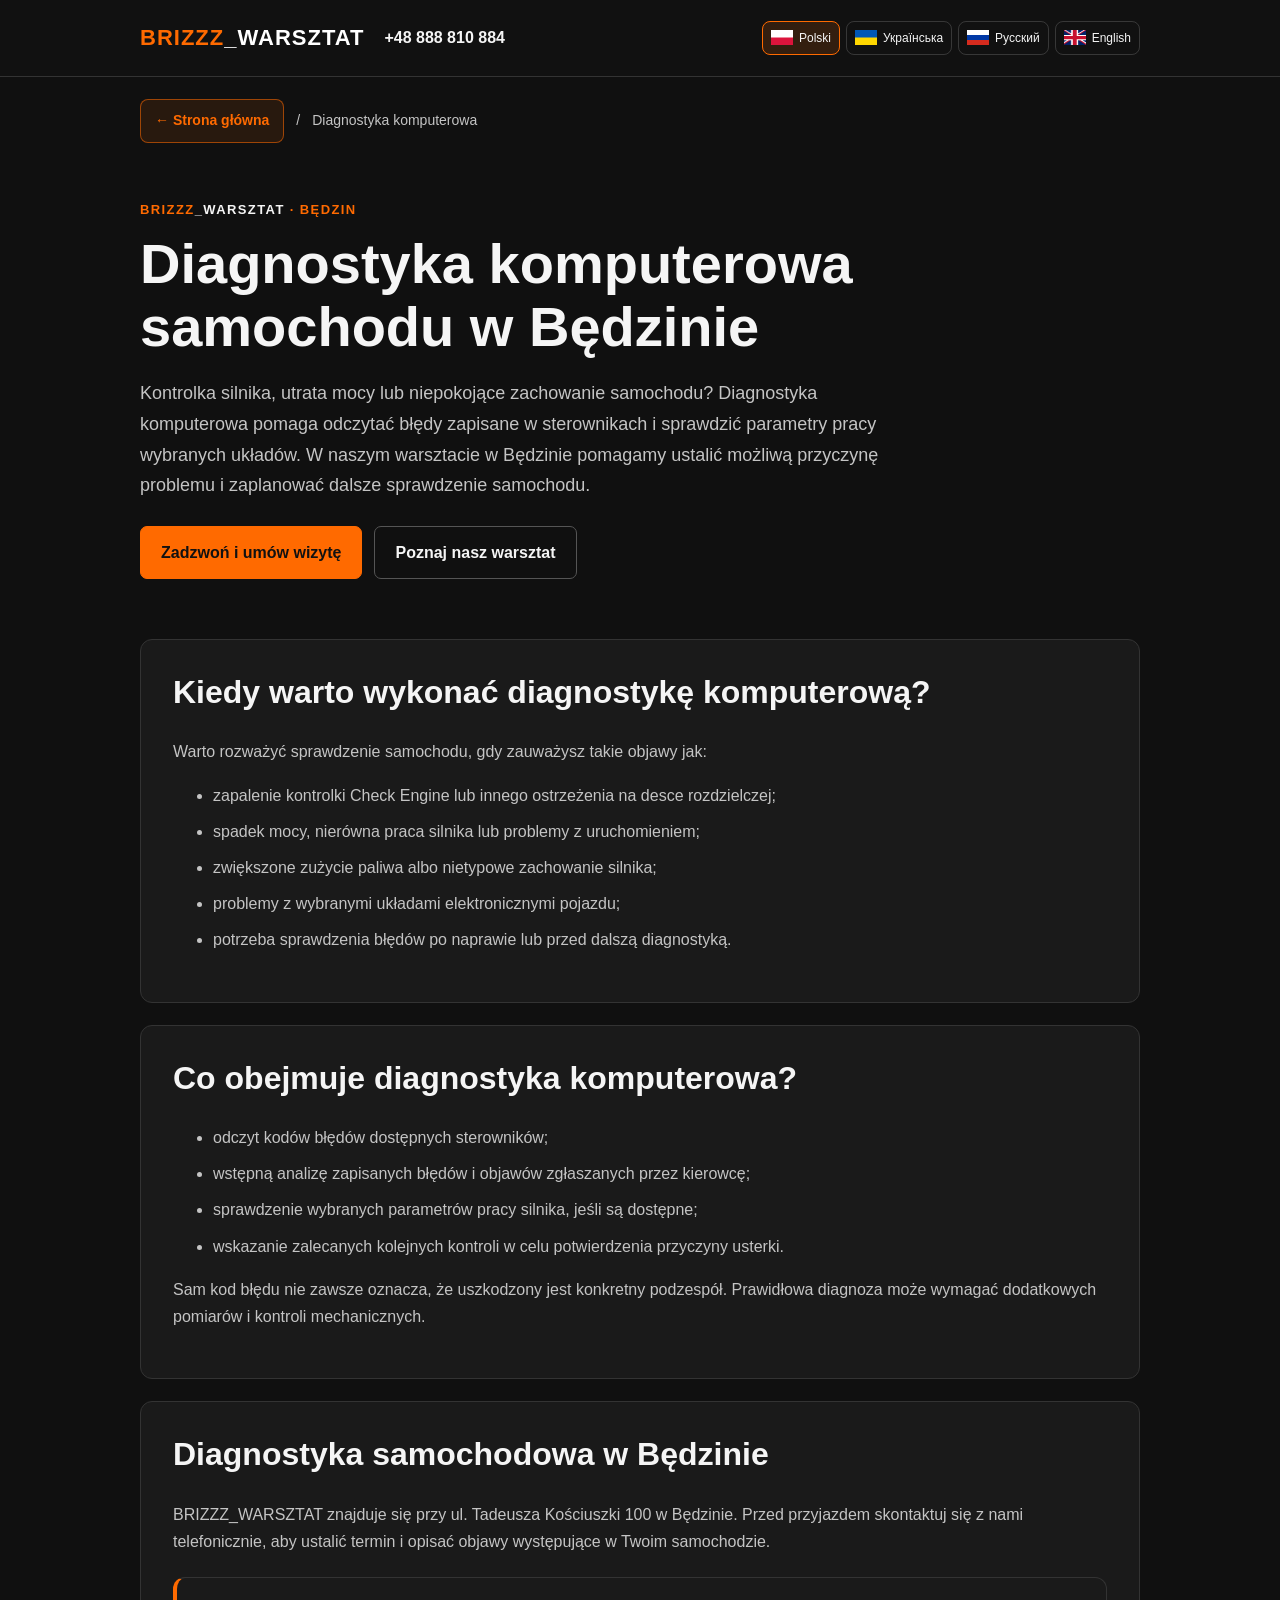
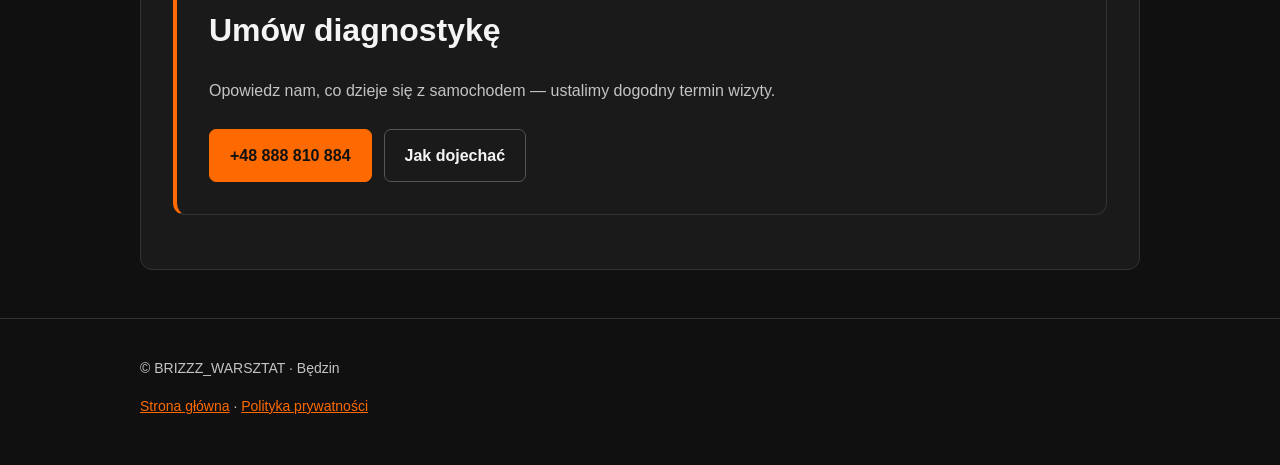
<file: diagnostyka-komputerowa-bedzin.html>
<!doctype html>
<html lang="pl">
  <head>
    <meta charset="UTF-8" />
    <meta name="viewport" content="width=device-width, initial-scale=1.0" />

    <title>Diagnostyka komputerowa samochodu Będzin | BRIZZZ_WARSZTAT</title>
    <meta
      name="description"
      content="Diagnostyka komputerowa samochodu w Będzinie. Odczyt i analiza błędów sterowników, kontrola parametrów pracy silnika i pomoc w ustaleniu przyczyny usterki. BRIZZZ_WARSZTAT."
    />

    <link
      rel="canonical"
      href="https://brizzz-warsztat.pl/diagnostyka-komputerowa-bedzin.html"
    />
    <link rel="stylesheet" href="/diagnostyka-komputerowa-bedzin.css" />

    <meta property="og:type" content="website" />
    <meta
      property="og:title"
      content="Diagnostyka komputerowa samochodu Będzin | BRIZZZ_WARSZTAT"
    />
    <meta
      property="og:description"
      content="Diagnostyka komputerowa samochodów w Będzinie. Umów wizytę w BRIZZZ_WARSZTAT."
    />
    <meta
      property="og:url"
      content="https://brizzz-warsztat.pl/diagnostyka-komputerowa-bedzin.html"
    />

    <script type="application/ld+json">
      {
        "@context": "https://schema.org",
        "@type": "AutoRepair",
        "name": "BRIZZZ_WARSZTAT",
        "url": "https://brizzz-warsztat.pl/",
        "telephone": "+48888810884",
        "address": {
          "@type": "PostalAddress",
          "streetAddress": "ul. Tadeusza Kościuszki 100",
          "postalCode": "42-500",
          "addressLocality": "Będzin",
          "addressCountry": "PL"
        },
        "areaServed": "Będzin",
        "hasOfferCatalog": {
          "@type": "OfferCatalog",
          "name": "Diagnostyka samochodowa",
          "itemListElement": [
            {
              "@type": "Offer",
              "itemOffered": {
                "@type": "Service",
                "name": "Diagnostyka komputerowa samochodu"
              }
            }
          ]
        }
      }
    </script>
    <link rel="stylesheet" href="/service-language.css" />
</head>

  <body>
    <header class="service-header">
      <div class="service-container service-header__inner">
        <a
          class="service-logo"
          href="/"
          aria-label="BRIZZZ_WARSZTAT — strona główna"
          ><span class="logo-orange">BRIZZZ</span><span class="logo-white">_WARSZTAT</span></a
        >

        <a class="service-header__phone" href="tel:+48888810884"
          >+48 888 810 884</a
        >
      </div>
    </header>

    <main class="service-container">
      <nav class="service-breadcrumbs" aria-label="Okruszki nawigacyjne">
        <a
          class="service-home-link"
          href="/"
          aria-label="Wróć na stronę główną"
        >
          ← Strona główna
        </a>
        <span>/</span>
        <span>Diagnostyka komputerowa</span>
      </nav>

      <section class="service-hero">
        <p class="service-eyebrow"><span class="brand-orange">BRIZZZ</span><span class="brand-white">_WARSZTAT</span> · BĘDZIN</p>
        <h1>Diagnostyka komputerowa samochodu w Będzinie</h1>

        <p class="service-lead">
          Kontrolka silnika, utrata mocy lub niepokojące zachowanie samochodu?
          Diagnostyka komputerowa pomaga odczytać błędy zapisane w sterownikach
          i sprawdzić parametry pracy wybranych układów. W naszym warsztacie w
          Będzinie pomagamy ustalić możliwą przyczynę problemu i zaplanować
          dalsze sprawdzenie samochodu.
        </p>

        <div class="service-actions">
          <a class="service-button" href="tel:+48888810884"
            >Zadzwoń i umów wizytę</a
          >
          <a class="service-button service-button--outline" href="/"
            >Poznaj nasz warsztat</a
          >
        </div>
      </section>

      <section class="service-section">
        <h2>Kiedy warto wykonać diagnostykę komputerową?</h2>
        <p>
          Warto rozważyć sprawdzenie samochodu, gdy zauważysz takie objawy jak:
        </p>
        <ul>
          <li>
            zapalenie kontrolki Check Engine lub innego ostrzeżenia na desce
            rozdzielczej;
          </li>
          <li>
            spadek mocy, nierówna praca silnika lub problemy z uruchomieniem;
          </li>
          <li>zwiększone zużycie paliwa albo nietypowe zachowanie silnika;</li>
          <li>problemy z wybranymi układami elektronicznymi pojazdu;</li>
          <li>
            potrzeba sprawdzenia błędów po naprawie lub przed dalszą
            diagnostyką.
          </li>
        </ul>
      </section>

      <section class="service-section">
        <h2>Co obejmuje diagnostyka komputerowa?</h2>
        <ul>
          <li>odczyt kodów błędów dostępnych sterowników;</li>
          <li>
            wstępną analizę zapisanych błędów i objawów zgłaszanych przez
            kierowcę;
          </li>
          <li>
            sprawdzenie wybranych parametrów pracy silnika, jeśli są dostępne;
          </li>
          <li>
            wskazanie zalecanych kolejnych kontroli w celu potwierdzenia
            przyczyny usterki.
          </li>
        </ul>
        <p>
          Sam kod błędu nie zawsze oznacza, że uszkodzony jest konkretny
          podzespół. Prawidłowa diagnoza może wymagać dodatkowych pomiarów i
          kontroli mechanicznych.
        </p>
      </section>

      <section class="service-section">
        <h2>Diagnostyka samochodowa w Będzinie</h2>
        <p>
          BRIZZZ_WARSZTAT znajduje się przy ul. Tadeusza Kościuszki 100 w
          Będzinie. Przed przyjazdem skontaktuj się z nami telefonicznie, aby
          ustalić termin i opisać objawy występujące w Twoim samochodzie.
        </p>

        <div class="service-contact">
          <h2>Umów diagnostykę</h2>
          <p>
            Opowiedz nam, co dzieje się z samochodem — ustalimy dogodny termin
            wizyty.
          </p>
          <div class="service-actions">
            <a class="service-button" href="tel:+48888810884"
              >+48 888 810 884</a
            >
            <a
              class="service-button service-button--outline"
              href="https://www.google.com/maps/search/?api=1&query=BRIZZZ_WARSZTAT%2C%20ul.%20Tadeusza%20Ko%C5%9Bciuszki%20100%2C%20B%C4%99dzin"
              target="_blank"
              rel="noopener noreferrer"
              >Jak dojechać</a
            >
          </div>
        </div>
      </section>
    </main>

    <footer class="service-footer">
      <div class="service-container">
        <p>© BRIZZZ_WARSZTAT · Będzin</p>
        <p>
          <a href="/">Strona główna</a>
          ·
          <a href="/privacy-policy.html">Polityka prywatności</a>
        </p>
      </div>
    </footer>
    <script src="/brizzz-language.js" defer></script>
</body>
</html>
</file>
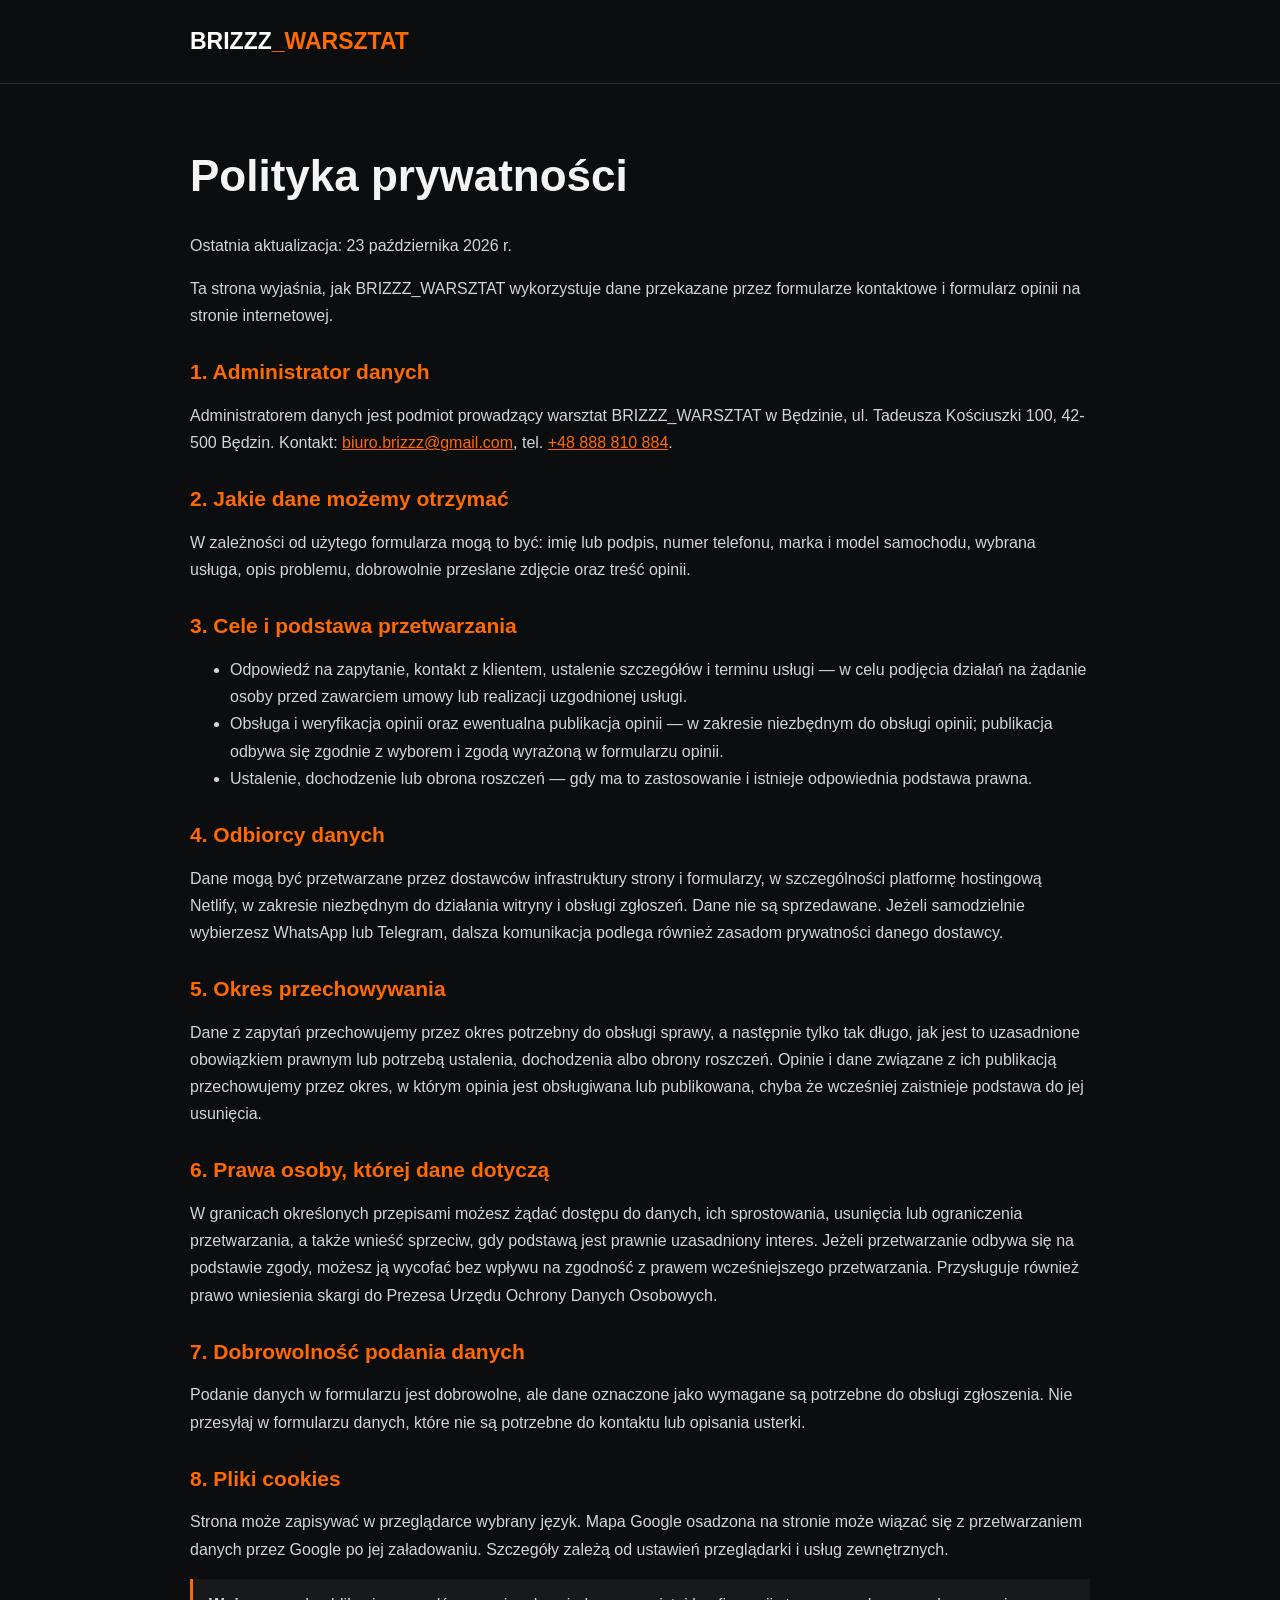
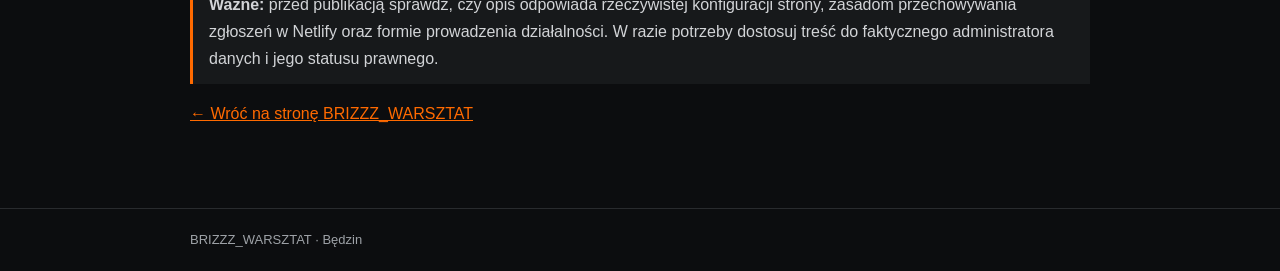
<file: privacy-policy.html>
<!doctype html>
<html lang="pl"><head><meta charset="utf-8"><meta name="viewport" content="width=device-width, initial-scale=1"><meta name="robots" content="index,follow"><title>Polityka prywatności | BRIZZZ_WARSZTAT</title><meta name="description" content="Informacje o przetwarzaniu danych przekazywanych przez formularze BRIZZZ_WARSZTAT."><style>:root{color-scheme:dark;--orange:#ff6a00}*{box-sizing:border-box}body{margin:0;background:#0c0d0f;color:#f4f4f4;font:16px/1.7 Arial,Helvetica,sans-serif}.wrap{max-width:900px;width:calc(100% - 36px);margin:0 auto}.top{border-bottom:1px solid #292b2e;padding:22px 0}.brand{font-weight:900;font-size:23px;color:#fff;text-decoration:none}.brand span{color:var(--orange)}main{padding:36px 0 64px}h1,h2{line-height:1.2}h1{font-size:clamp(30px,5vw,44px)}h2{font-size:21px;margin-top:30px;color:var(--orange)}p,li{color:#d2d4d7}a{color:var(--orange)}.note{border-left:3px solid var(--orange);padding:12px 16px;background:#17191b}footer{border-top:1px solid #292b2e;padding:20px 0;color:#9ea2a7;font-size:13px}</style></head>
<body><header class="top"><div class="wrap"><a class="brand" href="/">BRIZZZ<span>_WARSZTAT</span></a></div></header><main class="wrap"><h1>Polityka prywatności</h1><p>Ostatnia aktualizacja: 23 października 2026 r.</p><p>Ta strona wyjaśnia, jak BRIZZZ_WARSZTAT wykorzystuje dane przekazane przez formularze kontaktowe i formularz opinii na stronie internetowej.</p>
<h2>1. Administrator danych</h2><p>Administratorem danych jest podmiot prowadzący warsztat BRIZZZ_WARSZTAT w Będzinie, ul. Tadeusza Kościuszki 100, 42-500 Będzin. Kontakt: <a href="mailto:biuro.brizzz@gmail.com">biuro.brizzz@gmail.com</a>, tel. <a href="tel:+48888810884">+48 888 810 884</a>.</p>
<h2>2. Jakie dane możemy otrzymać</h2><p>W zależności od użytego formularza mogą to być: imię lub podpis, numer telefonu, marka i model samochodu, wybrana usługa, opis problemu, dobrowolnie przesłane zdjęcie oraz treść opinii.</p>
<h2>3. Cele i podstawa przetwarzania</h2><ul><li>Odpowiedź na zapytanie, kontakt z klientem, ustalenie szczegółów i terminu usługi — w celu podjęcia działań na żądanie osoby przed zawarciem umowy lub realizacji uzgodnionej usługi.</li><li>Obsługa i weryfikacja opinii oraz ewentualna publikacja opinii — w zakresie niezbędnym do obsługi opinii; publikacja odbywa się zgodnie z wyborem i zgodą wyrażoną w formularzu opinii.</li><li>Ustalenie, dochodzenie lub obrona roszczeń — gdy ma to zastosowanie i istnieje odpowiednia podstawa prawna.</li></ul>
<h2>4. Odbiorcy danych</h2><p>Dane mogą być przetwarzane przez dostawców infrastruktury strony i formularzy, w szczególności platformę hostingową Netlify, w zakresie niezbędnym do działania witryny i obsługi zgłoszeń. Dane nie są sprzedawane. Jeżeli samodzielnie wybierzesz WhatsApp lub Telegram, dalsza komunikacja podlega również zasadom prywatności danego dostawcy.</p>
<h2>5. Okres przechowywania</h2><p>Dane z zapytań przechowujemy przez okres potrzebny do obsługi sprawy, a następnie tylko tak długo, jak jest to uzasadnione obowiązkiem prawnym lub potrzebą ustalenia, dochodzenia albo obrony roszczeń. Opinie i dane związane z ich publikacją przechowujemy przez okres, w którym opinia jest obsługiwana lub publikowana, chyba że wcześniej zaistnieje podstawa do jej usunięcia.</p>
<h2>6. Prawa osoby, której dane dotyczą</h2><p>W granicach określonych przepisami możesz żądać dostępu do danych, ich sprostowania, usunięcia lub ograniczenia przetwarzania, a także wnieść sprzeciw, gdy podstawą jest prawnie uzasadniony interes. Jeżeli przetwarzanie odbywa się na podstawie zgody, możesz ją wycofać bez wpływu na zgodność z prawem wcześniejszego przetwarzania. Przysługuje również prawo wniesienia skargi do Prezesa Urzędu Ochrony Danych Osobowych.</p>
<h2>7. Dobrowolność podania danych</h2><p>Podanie danych w formularzu jest dobrowolne, ale dane oznaczone jako wymagane są potrzebne do obsługi zgłoszenia. Nie przesyłaj w formularzu danych, które nie są potrzebne do kontaktu lub opisania usterki.</p>
<h2>8. Pliki cookies</h2><p>Strona może zapisywać w przeglądarce wybrany język. Mapa Google osadzona na stronie może wiązać się z przetwarzaniem danych przez Google po jej załadowaniu. Szczegóły zależą od ustawień przeglądarki i usług zewnętrznych.</p>
<p class="note"><strong>Ważne:</strong> przed publikacją sprawdź, czy opis odpowiada rzeczywistej konfiguracji strony, zasadom przechowywania zgłoszeń w Netlify oraz formie prowadzenia działalności. W razie potrzeby dostosuj treść do faktycznego administratora danych i jego statusu prawnego.</p><p><a href="/">← Wróć na stronę BRIZZZ_WARSZTAT</a></p></main><footer><div class="wrap">BRIZZZ_WARSZTAT · Będzin</div></footer></body></html>
</file>
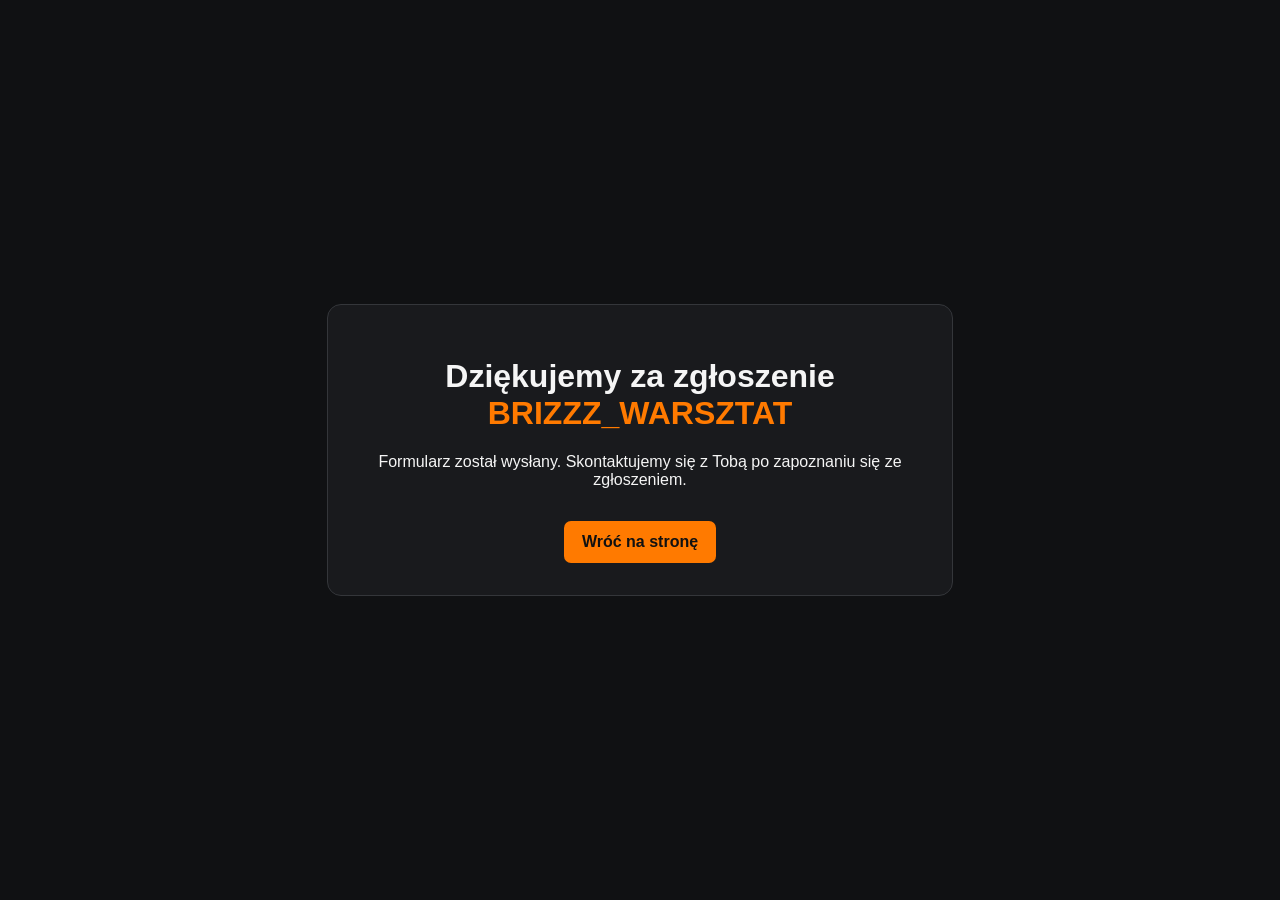
<file: request-sent.html>
<!doctype html><html lang="pl"><head><meta charset="utf-8"><meta name="viewport" content="width=device-width, initial-scale=1"><title>Zgłoszenie wysłane — BRIZZZ_WARSZTAT</title><style>body{margin:0;background:#101113;color:#f5f5f5;font:16px Arial,sans-serif;display:grid;min-height:100vh;place-items:center}.card{max-width:560px;margin:24px;padding:32px;border:1px solid #34363a;border-radius:14px;background:#191a1d;text-align:center}h1 span{color:#ff7a00}a{display:inline-block;margin-top:16px;padding:12px 18px;border-radius:7px;background:#ff7a00;color:#111;text-decoration:none;font-weight:700}</style></head><body><main class="card"><h1>Dziękujemy za zgłoszenie <span>BRIZZZ_WARSZTAT</span></h1><p>Formularz został wysłany. Skontaktujemy się z Tobą po zapoznaniu się ze zgłoszeniem.</p><a href="/">Wróć na stronę</a></main></body></html>
</file>
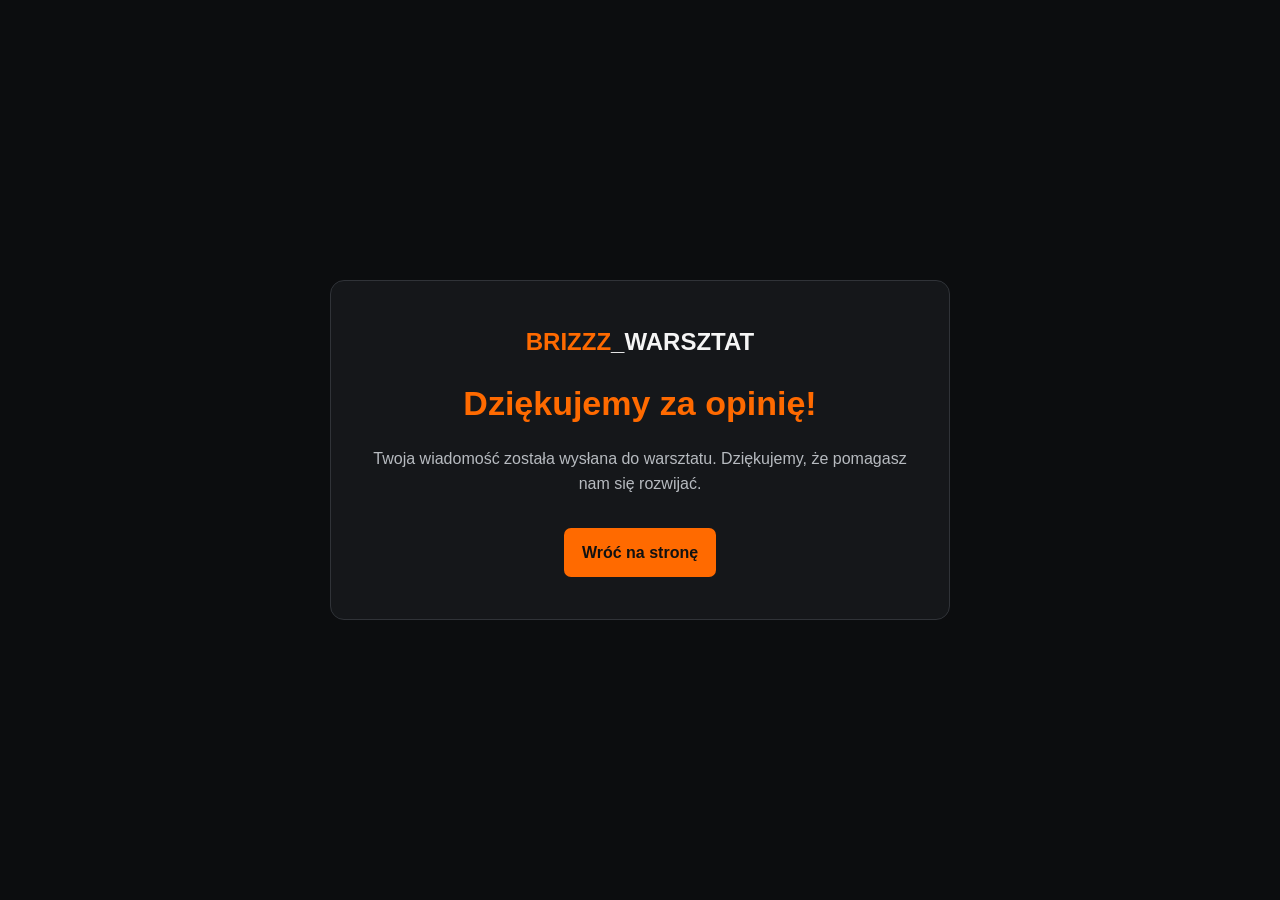
<file: review-sent.html>
<!doctype html><html lang="pl"><head><meta charset="utf-8"><meta name="viewport" content="width=device-width,initial-scale=1"><meta name="theme-color" content="#111111"><title>Dziękujemy za opinię — BRIZZZ_WARSZTAT</title><style>:root{--orange:#ff6a00}*{box-sizing:border-box}body{margin:0;min-height:100vh;display:grid;place-items:center;padding:24px;background:#0c0d0f;color:#f5f5f5;font:16px/1.6 Arial,sans-serif}.card{max-width:620px;padding:42px;border:1px solid #303338;border-radius:14px;background:#15171a;text-align:center}.brand{font-size:24px;font-weight:900}.brand span,h1{color:var(--orange)}h1{font-size:34px;line-height:1.15}.muted{color:#b7bbc0}.btn{display:inline-block;margin-top:15px;padding:12px 18px;border-radius:7px;background:var(--orange);color:#111;text-decoration:none;font-weight:800}</style></head><body><main class="card"><div class="brand"><span>BRIZZZ</span>_WARSZTAT</div><h1>Dziękujemy za opinię!</h1><p class="muted">Twoja wiadomość została wysłana do warsztatu. Dziękujemy, że pomagasz nam się rozwijać.</p><a class="btn" href="/">Wróć na stronę</a></main></body></html>
</file>
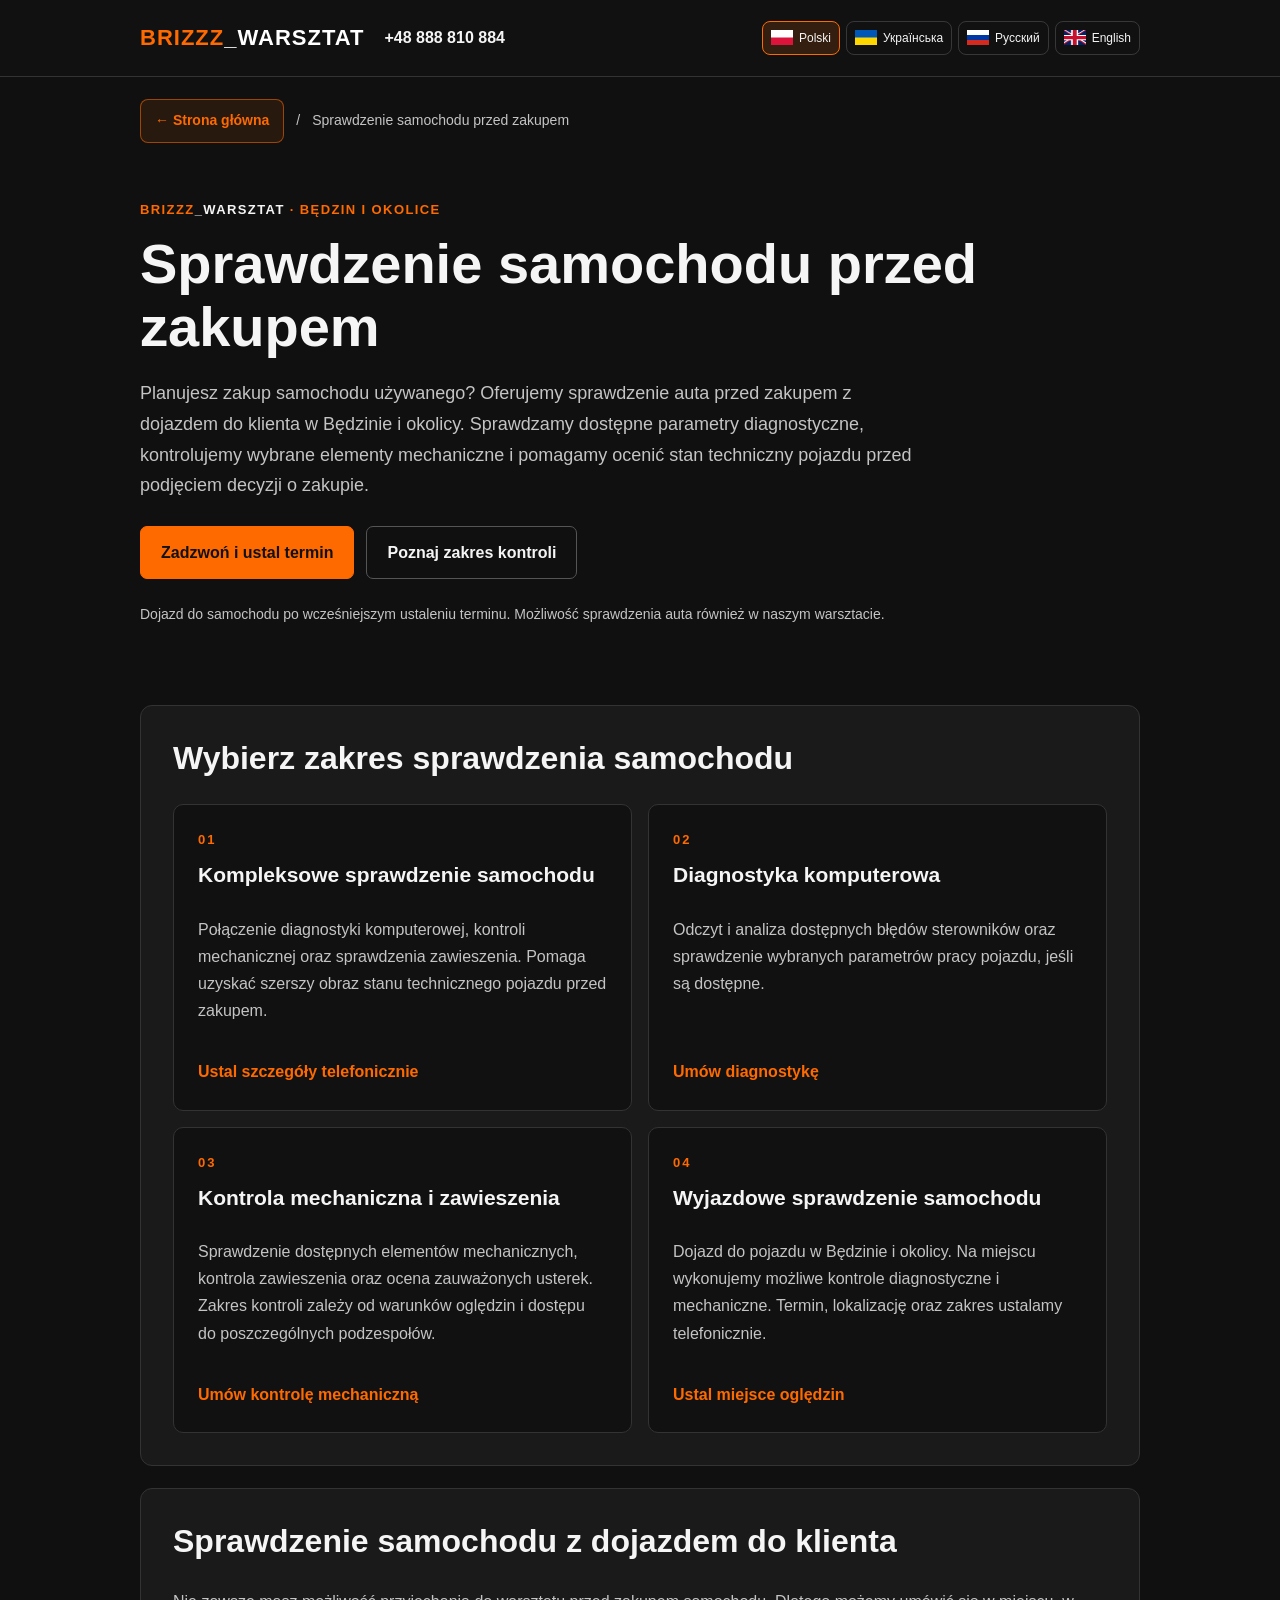
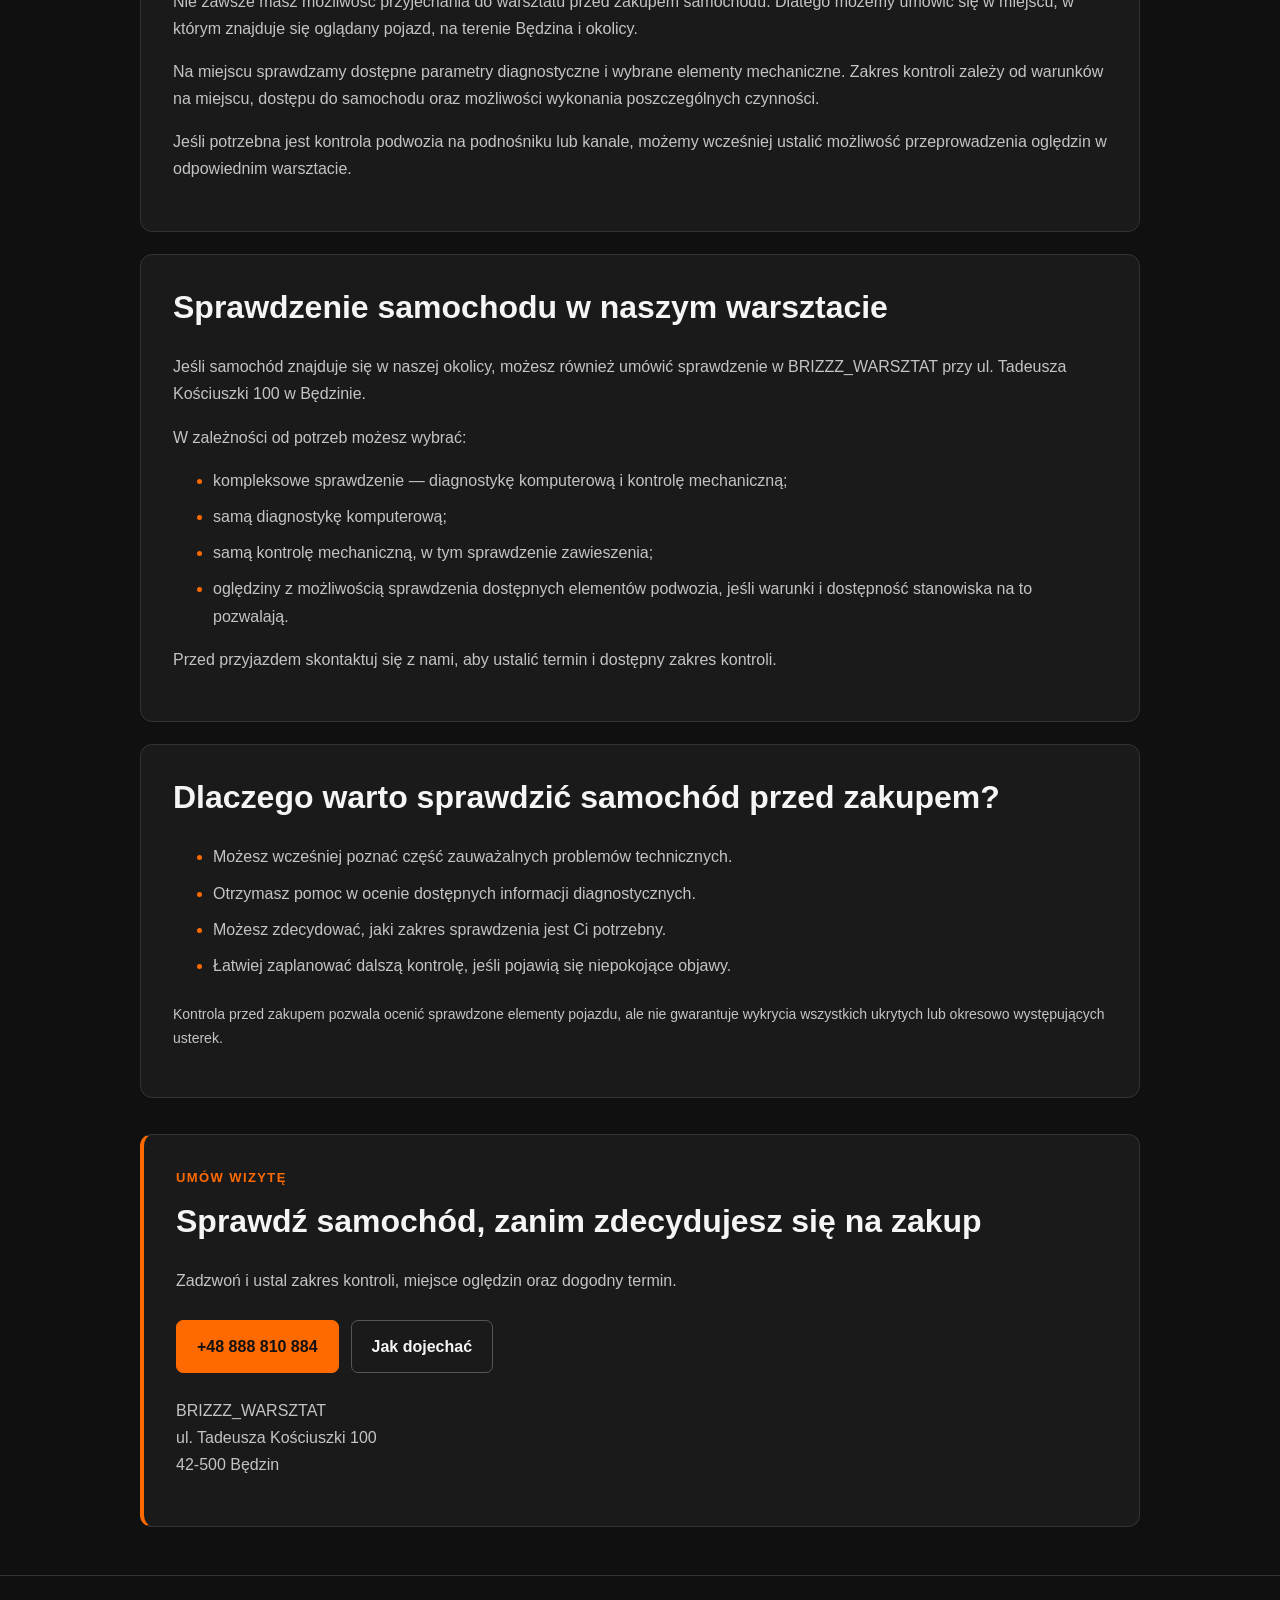
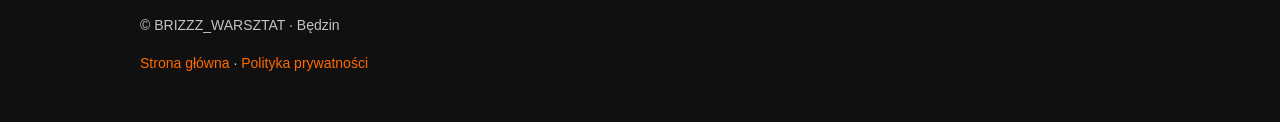
<file: sprawdzenie-samochodu-przed-zakupem-bedzin.html>
<!doctype html>
<html lang="pl">
  <head>
    <meta charset="UTF-8" />
    <meta name="viewport" content="width=device-width, initial-scale=1.0" />

    <title>Sprawdzenie samochodu przed zakupem Będzin | BRIZZZ_WARSZTAT</title>
    <meta
      name="description"
      content="Sprawdzenie samochodu przed zakupem w Będzinie i okolicy. Wyjazdowa diagnostyka komputerowa, kontrola mechaniczna lub kompleksowe sprawdzenie auta w warsztacie."
    />

    <link
      rel="canonical"
      href="https://brizzz-warsztat.pl/sprawdzenie-samochodu-przed-zakupem-bedzin.html"
    />
    <link
      rel="stylesheet"
      href="/sprawdzenie-samochodu-przed-zakupem-bedzin.css"
    />

    <meta property="og:type" content="website" />
    <meta
      property="og:title"
      content="Sprawdzenie samochodu przed zakupem | BRIZZZ_WARSZTAT"
    />
    <meta
      property="og:description"
      content="Sprawdź samochód przed zakupem. Dojazd do klienta w Będzinie i okolicy lub kontrola w naszym warsztacie."
    />
    <meta
      property="og:url"
      content="https://brizzz-warsztat.pl/sprawdzenie-samochodu-przed-zakupem-bedzin.html"
    />

    <script type="application/ld+json">
      {
        "@context": "https://schema.org",
        "@type": "Service",
        "name": "Sprawdzenie samochodu przed zakupem",
        "serviceType": "Diagnostyka komputerowa i kontrola mechaniczna samochodu przed zakupem",
        "provider": {
          "@type": "AutoRepair",
          "name": "BRIZZZ_WARSZTAT",
          "url": "https://brizzz-warsztat.pl/",
          "telephone": "+48888810884",
          "address": {
            "@type": "PostalAddress",
            "streetAddress": "ul. Tadeusza Kościuszki 100",
            "postalCode": "42-500",
            "addressLocality": "Będzin",
            "addressCountry": "PL"
          }
        },
        "areaServed": {
          "@type": "Place",
          "name": "Będzin i okolice"
        },
        "url": "https://brizzz-warsztat.pl/sprawdzenie-samochodu-przed-zakupem-bedzin.html"
      }
    </script>
    <link rel="stylesheet" href="/service-language.css" />
</head>

  <body>
    <header class="service-header">
      <div class="service-container service-header__inner">
        <a class="service-logo" href="/"
          ><span class="logo-orange">BRIZZZ</span><span class="logo-white">_WARSZTAT</span></a
        >

        <a class="service-header__phone" href="tel:+48888810884">
          +48 888 810 884
        </a>
      </div>
    </header>

    <main class="service-container">
      <nav class="service-breadcrumbs" aria-label="Okruszki nawigacyjne">
        <a
          class="service-home-link"
          href="/"
          aria-label="Wróć na stronę główną"
        >
          ← Strona główna
        </a>
        <span>/</span>
        <span>Sprawdzenie samochodu przed zakupem</span>
      </nav>

      <section class="service-hero">
        <p class="service-eyebrow"><span class="brand-orange">BRIZZZ</span><span class="brand-white">_WARSZTAT</span> · BĘDZIN I OKOLICE</p>

        <h1>Sprawdzenie samochodu przed zakupem</h1>

        <p class="service-lead">
          Planujesz zakup samochodu używanego? Oferujemy sprawdzenie auta przed
          zakupem z dojazdem do klienta w Będzinie i okolicy. Sprawdzamy
          dostępne parametry diagnostyczne, kontrolujemy wybrane elementy
          mechaniczne i pomagamy ocenić stan techniczny pojazdu przed podjęciem
          decyzji o zakupie.
        </p>

        <div class="service-actions">
          <a class="service-button" href="tel:+48888810884">
            Zadzwoń i ustal termin
          </a>
          <a class="service-button service-button--outline" href="#zakres">
            Poznaj zakres kontroli
          </a>
        </div>

        <p class="service-note">
          Dojazd do samochodu po wcześniejszym ustaleniu terminu. Możliwość
          sprawdzenia auta również w naszym warsztacie.
        </p>
      </section>

      <section class="service-section" id="zakres">
        <h2>Wybierz zakres sprawdzenia samochodu</h2>

        <div class="service-options">
          <article class="service-option">
            <span class="service-option__number">01</span>
            <h3>Kompleksowe sprawdzenie samochodu</h3>
            <p>
              Połączenie diagnostyki komputerowej, kontroli mechanicznej oraz
              sprawdzenia zawieszenia. Pomaga uzyskać szerszy obraz stanu
              technicznego pojazdu przed zakupem.
            </p>
            <a href="tel:+48888810884">Ustal szczegóły telefonicznie</a>
          </article>

          <article class="service-option">
            <span class="service-option__number">02</span>
            <h3>Diagnostyka komputerowa</h3>
            <p>
              Odczyt i analiza dostępnych błędów sterowników oraz sprawdzenie
              wybranych parametrów pracy pojazdu, jeśli są dostępne.
            </p>
            <a href="tel:+48888810884">Umów diagnostykę</a>
          </article>

          <article class="service-option">
            <span class="service-option__number">03</span>
            <h3>Kontrola mechaniczna i zawieszenia</h3>
            <p>
              Sprawdzenie dostępnych elementów mechanicznych, kontrola
              zawieszenia oraz ocena zauważonych usterek. Zakres kontroli zależy
              od warunków oględzin i dostępu do poszczególnych podzespołów.
            </p>
            <a href="tel:+48888810884">Umów kontrolę mechaniczną</a>
          </article>

          <article class="service-option">
            <span class="service-option__number">04</span>
            <h3>Wyjazdowe sprawdzenie samochodu</h3>
            <p>
              Dojazd do pojazdu w Będzinie i okolicy. Na miejscu wykonujemy
              możliwe kontrole diagnostyczne i mechaniczne. Termin, lokalizację
              oraz zakres ustalamy telefonicznie.
            </p>
            <a href="tel:+48888810884">Ustal miejsce oględzin</a>
          </article>
        </div>
      </section>

      <section class="service-section">
        <h2>Sprawdzenie samochodu z dojazdem do klienta</h2>

        <p>
          Nie zawsze masz możliwość przyjechania do warsztatu przed zakupem
          samochodu. Dlatego możemy umówić się w miejscu, w którym znajduje się
          oglądany pojazd, na terenie Będzina i okolicy.
        </p>

        <p>
          Na miejscu sprawdzamy dostępne parametry diagnostyczne i wybrane
          elementy mechaniczne. Zakres kontroli zależy od warunków na miejscu,
          dostępu do samochodu oraz możliwości wykonania poszczególnych
          czynności.
        </p>

        <p>
          Jeśli potrzebna jest kontrola podwozia na podnośniku lub kanale,
          możemy wcześniej ustalić możliwość przeprowadzenia oględzin w
          odpowiednim warsztacie.
        </p>
      </section>

      <section class="service-section">
        <h2>Sprawdzenie samochodu w naszym warsztacie</h2>

        <p>
          Jeśli samochód znajduje się w naszej okolicy, możesz również umówić
          sprawdzenie w BRIZZZ_WARSZTAT przy ul. Tadeusza Kościuszki 100 w
          Będzinie.
        </p>

        <p>W zależności od potrzeb możesz wybrać:</p>

        <ul>
          <li>
            kompleksowe sprawdzenie — diagnostykę komputerową i kontrolę
            mechaniczną;
          </li>
          <li>samą diagnostykę komputerową;</li>
          <li>samą kontrolę mechaniczną, w tym sprawdzenie zawieszenia;</li>
          <li>
            oględziny z możliwością sprawdzenia dostępnych elementów podwozia,
            jeśli warunki i dostępność stanowiska na to pozwalają.
          </li>
        </ul>

        <p>
          Przed przyjazdem skontaktuj się z nami, aby ustalić termin i dostępny
          zakres kontroli.
        </p>
      </section>

      <section class="service-section">
        <h2>Dlaczego warto sprawdzić samochód przed zakupem?</h2>

        <ul>
          <li>
            Możesz wcześniej poznać część zauważalnych problemów technicznych.
          </li>
          <li>
            Otrzymasz pomoc w ocenie dostępnych informacji diagnostycznych.
          </li>
          <li>Możesz zdecydować, jaki zakres sprawdzenia jest Ci potrzebny.</li>
          <li>
            Łatwiej zaplanować dalszą kontrolę, jeśli pojawią się niepokojące
            objawy.
          </li>
        </ul>

        <p class="service-note">
          Kontrola przed zakupem pozwala ocenić sprawdzone elementy pojazdu, ale
          nie gwarantuje wykrycia wszystkich ukrytych lub okresowo występujących
          usterek.
        </p>
      </section>

      <section class="service-contact">
        <p class="service-eyebrow">UMÓW WIZYTĘ</p>
        <h2>Sprawdź samochód, zanim zdecydujesz się na zakup</h2>

        <p>
          Zadzwoń i ustal zakres kontroli, miejsce oględzin oraz dogodny termin.
        </p>

        <div class="service-actions">
          <a class="service-button" href="tel:+48888810884">
            +48 888 810 884
          </a>

          <a
            class="service-button service-button--outline"
            href="https://www.google.com/maps/search/?api=1&query=BRIZZZ_WARSZTAT%2C%20ul.%20Tadeusza%20Ko%C5%9Bciuszki%20100%2C%20B%C4%99dzin"
            target="_blank"
            rel="noopener noreferrer"
          >
            Jak dojechać
          </a>
        </div>

        <p class="service-address">
          BRIZZZ_WARSZTAT<br />
          ul. Tadeusza Kościuszki 100<br />
          42-500 Będzin
        </p>
      </section>
    </main>

    <footer class="service-footer">
      <div class="service-container">
        <p>© BRIZZZ_WARSZTAT · Będzin</p>
        <p>
          <a href="/">Strona główna</a>
          ·
          <a href="/privacy-policy.html">Polityka prywatności</a>
        </p>
      </div>
    </footer>
    <script src="/brizzz-language.js" defer></script>
</body>
</html>
</file>
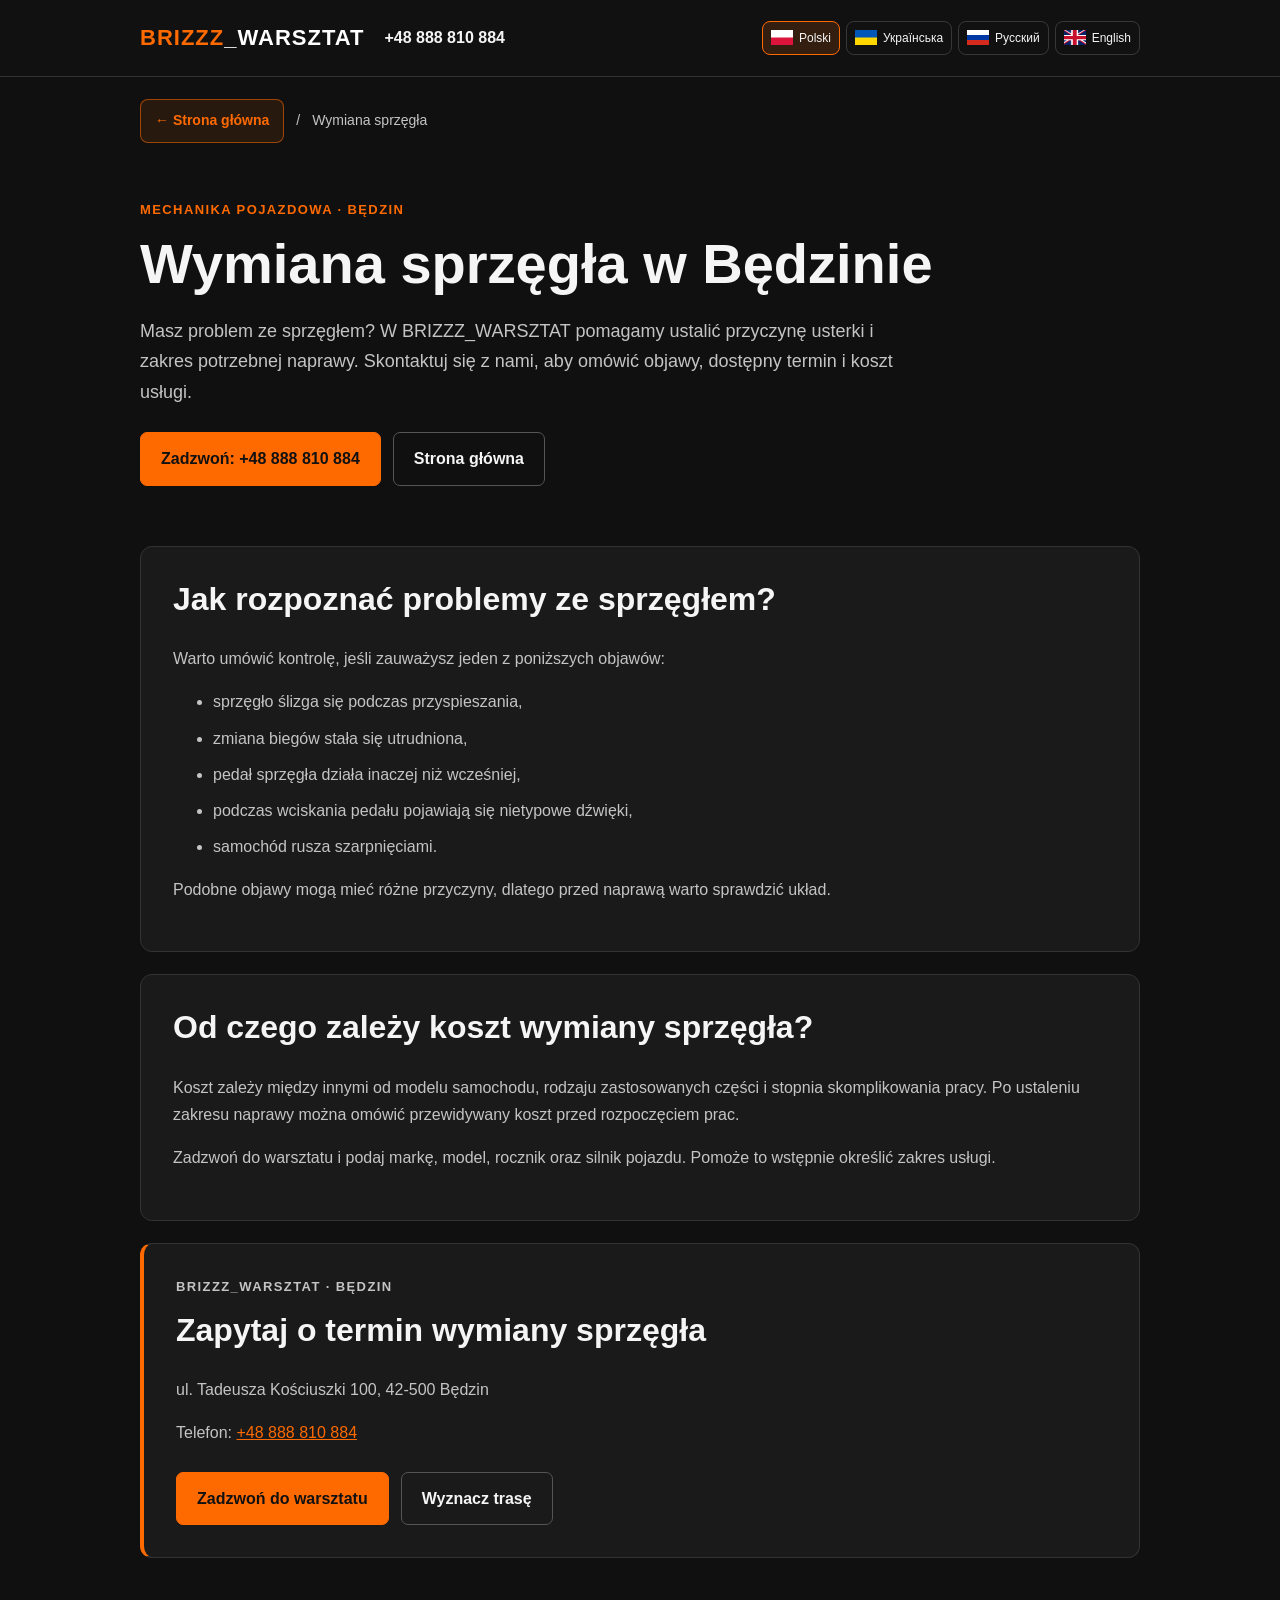
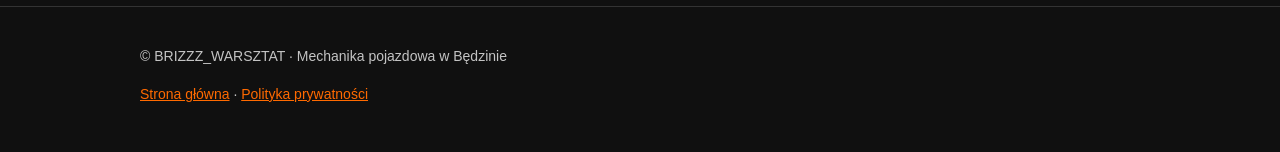
<file: wymiana-sprzegla-bedzin.html>
<!doctype html>
<html lang="pl">
  <head>
    <meta charset="UTF-8" />
    <meta name="viewport" content="width=device-width, initial-scale=1" />

    <title>Wymiana sprzęgła Będzin | BRIZZZ_WARSZTAT</title>

    <meta
      name="description"
      content="Wymiana sprzęgła w Będzinie. BRIZZZ_WARSZTAT pomaga zdiagnozować problemy ze sprzęgłem i ustalić zakres naprawy. Zadzwoń i zapytaj o termin."
    />

    <meta name="robots" content="index, follow" />

    <link
      rel="canonical"
      href="https://brizzz-warsztat.pl/wymiana-sprzegla-bedzin.html"
    />

    <meta property="og:type" content="website" />
    <meta
      property="og:title"
      content="Wymiana sprzęgła Będzin | BRIZZZ_WARSZTAT"
    />
    <meta
      property="og:description"
      content="Diagnostyka i wymiana sprzęgła w Będzinie. Skontaktuj się z BRIZZZ_WARSZTAT."
    />
    <meta
      property="og:url"
      content="https://brizzz-warsztat.pl/wymiana-sprzegla-bedzin.html"
    />

    <link rel="stylesheet" href="/wymiana-sprzegla-bedzin.css" />

    <script type="application/ld+json">
      {
        "@context": "https://schema.org",
        "@type": "AutoRepair",
        "name": "BRIZZZ_WARSZTAT",
        "url": "https://brizzz-warsztat.pl/",
        "telephone": "+48888810884",
        "address": {
          "@type": "PostalAddress",
          "streetAddress": "Tadeusza Kościuszki 100",
          "postalCode": "42-500",
          "addressLocality": "Będzin",
          "addressCountry": "PL"
        }
      }
    </script>
    <link rel="stylesheet" href="/service-language.css" />
</head>

  <body>
    <header class="service-header">
      <div class="service-container service-header__inner">
        <a
          class="service-logo"
          href="/"
          aria-label="BRIZZZ_WARSZTAT — strona główna"
          ><span class="logo-orange">BRIZZZ</span><span class="logo-white">_WARSZTAT</span></a
        >

        <a class="service-header__phone" href="tel:+48888810884">
          +48 888 810 884
        </a>
      </div>
    </header>

    <main class="service-container">
      <nav class="service-breadcrumbs" aria-label="Okruszki nawigacyjne">
        <a
          class="service-home-link"
          href="/"
          aria-label="Wróć na stronę główną"
        >
          ← Strona główna
        </a>
        <span>/</span>
        <span>Wymiana sprzęgła</span>
      </nav>

      <section class="service-hero">
        <p class="service-eyebrow">Mechanika pojazdowa · Będzin</p>

        <h1>Wymiana sprzęgła w Będzinie</h1>

        <p class="service-lead">
          Masz problem ze sprzęgłem? W BRIZZZ_WARSZTAT pomagamy ustalić
          przyczynę usterki i zakres potrzebnej naprawy. Skontaktuj się z nami,
          aby omówić objawy, dostępny termin i koszt usługi.
        </p>

        <div class="service-actions">
          <a class="service-button" href="tel:+48888810884">
            Zadzwoń: +48 888 810 884
          </a>

          <a class="service-button service-button--outline" href="/">
            Strona główna
          </a>
        </div>
      </section>

      <section class="service-section">
        <h2>Jak rozpoznać problemy ze sprzęgłem?</h2>

        <p>
          Warto umówić kontrolę, jeśli zauważysz jeden z poniższych objawów:
        </p>

        <ul>
          <li>sprzęgło ślizga się podczas przyspieszania,</li>
          <li>zmiana biegów stała się utrudniona,</li>
          <li>pedał sprzęgła działa inaczej niż wcześniej,</li>
          <li>podczas wciskania pedału pojawiają się nietypowe dźwięki,</li>
          <li>samochód rusza szarpnięciami.</li>
        </ul>

        <p>
          Podobne objawy mogą mieć różne przyczyny, dlatego przed naprawą warto
          sprawdzić układ.
        </p>
      </section>

      <section class="service-section">
        <h2>Od czego zależy koszt wymiany sprzęgła?</h2>

        <p>
          Koszt zależy między innymi od modelu samochodu, rodzaju zastosowanych
          części i stopnia skomplikowania pracy. Po ustaleniu zakresu naprawy
          można omówić przewidywany koszt przed rozpoczęciem prac.
        </p>

        <p>
          Zadzwoń do warsztatu i podaj markę, model, rocznik oraz silnik
          pojazdu. Pomoże to wstępnie określić zakres usługi.
        </p>
      </section>

      <section class="service-contact">
        <p class="service-eyebrow">BRIZZZ_WARSZTAT · Będzin</p>

        <h2>Zapytaj o termin wymiany sprzęgła</h2>

        <p>ul. Tadeusza Kościuszki 100, 42-500 Będzin</p>

        <p>
          Telefon:
          <a href="tel:+48888810884">+48 888 810 884</a>
        </p>

        <div class="service-actions">
          <a class="service-button" href="tel:+48888810884">
            Zadzwoń do warsztatu
          </a>

          <a
            class="service-button service-button--outline"
            href="https://www.google.com/maps/search/?api=1&amp;query=BRIZZZ_WARSZTAT%2C%20Tadeusza%20Ko%C5%9Bciuszki%20100%2C%20B%C4%99dzin"
            target="_blank"
            rel="noopener noreferrer"
          >
            Wyznacz trasę
          </a>
        </div>
      </section>
    </main>

    <footer class="service-footer">
      <div class="service-container">
        <p>© BRIZZZ_WARSZTAT · Mechanika pojazdowa w Będzinie</p>

        <p>
          <a href="/">Strona główna</a>
          ·
          <a href="/privacy-policy.html">Polityka prywatności</a>
        </p>
      </div>
    </footer>
    <script src="/brizzz-language.js" defer></script>
</body>
</html>
</file>
<file: diagnostyka-komputerowa-bedzin.css>
/* Styles for wymiana-sprzegla-bedzin.html */
:root {
  --service-bg: #101010;
  --service-panel: #1a1a1a;
  --service-text: #f5f5f5;
  --service-muted: #c4c4c4;
  --service-orange: #ff6a00;
  --service-border: #333333;
}
* {
  box-sizing: border-box;
}
html {
  scroll-behavior: smooth;
}
body {
  margin: 0;
  background: var(--service-bg);
  color: var(--service-text);
  font-family: Arial, Helvetica, sans-serif;
  line-height: 1.7;
}
a {
  color: inherit;
}
.service-container {
  width: min(100% - 36px, 1000px);
  margin-inline: auto;
}
.service-header {
  border-bottom: 1px solid var(--service-border);
  background: #111;
}
.service-header__inner {
  min-height: 76px;
  display: flex;
  align-items: center;
  justify-content: space-between;
  gap: 20px;
}
.service-logo {
  color: var(--service-orange);
  font-size: 22px;
  font-weight: 800;
  letter-spacing: 1px;
  text-decoration: none;
}
.service-header__phone {
  text-decoration: none;
  font-weight: 700;
}
.service-breadcrumbs {
  display: flex;
  flex-wrap: wrap;
  gap: 10px;
  padding-top: 22px;
  color: var(--service-muted);
  font-size: 14px;
}
.service-breadcrumbs a {
  color: var(--service-orange);
}
.service-hero {
  padding: 56px 0 38px;
}
.service-eyebrow {
  margin: 0 0 12px;
  color: var(--service-orange);
  font-size: 13px;
  font-weight: 800;
  letter-spacing: 1.4px;
  text-transform: uppercase;
}
.service-hero h1 {
  max-width: 850px;
  margin: 0 0 20px;
  font-size: clamp(34px, 6vw, 56px);
  line-height: 1.12;
}
.service-lead {
  max-width: 780px;
  color: var(--service-muted);
  font-size: 18px;
}
.service-actions {
  display: flex;
  flex-wrap: wrap;
  gap: 12px;
  margin-top: 25px;
}
.service-button {
  display: inline-flex;
  min-height: 48px;
  align-items: center;
  justify-content: center;
  padding: 12px 20px;
  border: 1px solid var(--service-orange);
  border-radius: 7px;
  background: var(--service-orange);
  color: #111;
  font-weight: 800;
  text-align: center;
  text-decoration: none;
  transition:
    opacity 0.2s ease,
    transform 0.2s ease;
}
.service-button:hover {
  opacity: 0.9;
  transform: translateY(-1px);
}
.service-button--outline {
  border-color: #555;
  background: transparent;
  color: var(--service-text);
}
.service-section,
.service-contact {
  margin: 22px 0;
  padding: clamp(22px, 4vw, 32px);
  border: 1px solid var(--service-border);
  border-radius: 12px;
  background: var(--service-panel);
}
.service-section h2,
.service-contact h2 {
  margin-top: 0;
  font-size: clamp(23px, 4vw, 32px);
  line-height: 1.25;
}
.service-section p,
.service-contact p {
  color: var(--service-muted);
}
.service-section li {
  margin: 9px 0;
  color: var(--service-muted);
}
.service-contact {
  border-left: 4px solid var(--service-orange);
}
.service-contact a:not(.service-button) {
  color: var(--service-orange);
}
.service-footer {
  margin-top: 48px;
  padding: 24px 0 32px;
  border-top: 1px solid var(--service-border);
}
.service-footer p {
  color: var(--service-muted);
  font-size: 14px;
}
.service-footer a {
  color: var(--service-orange);
}
@media (max-width: 600px) {
  .service-header__inner {
    min-height: 68px;
  }
  .service-logo {
    font-size: 18px;
  }
  .service-header__phone {
    font-size: 14px;
  }
  .service-hero {
    padding-top: 38px;
  }
  .service-lead {
    font-size: 16px;
  }
  .service-button {
    width: 100%;
  }
}

.service-logo .logo-orange {
  color: #ff6a00;
}

.service-logo .logo-white {
  color: #ffffff;
}

.service-home-link {
  display: inline-flex;
  align-items: center;
  gap: 8px;
  padding: 9px 14px;
  color: #ff6a00;
  background: rgba(255, 106, 0, 0.1);
  border: 1px solid rgba(255, 106, 0, 0.55);
  border-radius: 8px;
  font-weight: 800;
  text-decoration: none;
  transition:
    background 0.2s ease,
    color 0.2s ease,
    border-color 0.2s ease,
    transform 0.2s ease;
}

.service-home-link:hover {
  color: #111111;
  background: #ff6a00;
  border-color: #ff6a00;
  transform: translateY(-1px);
}

.service-home-link:focus-visible {
  outline: 2px solid #ffffff;
  outline-offset: 3px;
}

.service-breadcrumbs {
  display: flex;
  align-items: center;
  flex-wrap: wrap;
  gap: 12px;
}


/* Equal-height option cards with action links aligned at the bottom */
.service-options {
  grid-auto-rows: 1fr;
  align-items: stretch;
}
.service-options > .service-option {
  display: flex;
  flex-direction: column;
  height: 100%;
}
.service-options > .service-option > a {
  align-self: flex-start;
  margin-top: auto;
  padding-top: 18px;
}

/* Wordmark colors */
.brand-orange{color:#ff6a00!important}.brand-white{color:#f5f5f5!important}
</file>
<file: service-language.css>
/* BRIZZZ_WARSZTAT — language switcher on service pages */
.service-header__inner { flex-wrap: wrap; }
.service-language { display:flex; align-items:center; gap:6px; margin-left:auto; }
.service-language button {
  display:inline-flex; align-items:center; gap:6px; padding:6px 8px;
  color:var(--text, #f4f4f4); background:transparent;
  border:1px solid rgba(255,255,255,.16); border-radius:8px;
  cursor:pointer; font:inherit; font-size:12px;
}
.service-language button img { width:22px; height:15px; object-fit:cover; }
.service-language button.active { border-color:#ff6a00; background:rgba(255,106,0,.14); }
@media (max-width:700px) {
 .service-language { width:100%; margin:8px 0 0; justify-content:flex-start; }
 .service-language button { flex:1; justify-content:center; }
 .service-language button span { font-size:11px; }
}

/* Wordmark colors */
.brand-orange{color:#ff6a00!important}.brand-white{color:#f5f5f5!important}
</file>
<file: sprawdzenie-samochodu-przed-zakupem-bedzin.css>
/* BRIZZZ_WARSZTAT — sprawdzenie samochodu przed zakupem */

:root {
  --service-bg: #101010;
  --service-panel: #1a1a1a;
  --service-text: #f5f5f5;
  --service-muted: #c4c4c4;
  --service-orange: #ff6a00;
  --service-border: #333333;
}

* {
  box-sizing: border-box;
}

html {
  scroll-behavior: smooth;
}

body {
  margin: 0;
  background: var(--service-bg);
  color: var(--service-text);
  font-family: Arial, Helvetica, sans-serif;
  line-height: 1.7;
}

a {
  color: inherit;
}

.service-container {
  width: min(100% - 36px, 1000px);
  margin-inline: auto;
}

.service-header {
  border-bottom: 1px solid var(--service-border);
  background: #111;
}

.service-header__inner {
  min-height: 76px;
  display: flex;
  align-items: center;
  justify-content: space-between;
  gap: 20px;
}

.service-logo {
  color: var(--service-orange);
  font-size: 22px;
  font-weight: 800;
  letter-spacing: 1px;
  text-decoration: none;
}

.service-header__phone {
  text-decoration: none;
  font-weight: 700;
}

.service-header__phone:hover {
  color: var(--service-orange);
}

.service-breadcrumbs {
  display: flex;
  flex-wrap: wrap;
  gap: 10px;
  padding-top: 22px;
  color: var(--service-muted);
  font-size: 14px;
}

.service-breadcrumbs a {
  color: var(--service-orange);
  text-decoration: none;
}

.service-hero {
  padding: 56px 0 42px;
}

.service-eyebrow {
  margin: 0 0 12px;
  color: var(--service-orange);
  font-size: 13px;
  font-weight: 800;
  letter-spacing: 1.4px;
  text-transform: uppercase;
}

.service-hero h1 {
  max-width: 850px;
  margin: 0 0 20px;
  font-size: clamp(34px, 6vw, 56px);
  line-height: 1.12;
}

.service-lead {
  max-width: 780px;
  color: var(--service-muted);
  font-size: 18px;
}

.service-actions {
  display: flex;
  flex-wrap: wrap;
  gap: 12px;
  margin-top: 25px;
}

.service-button {
  display: inline-flex;
  min-height: 48px;
  align-items: center;
  justify-content: center;
  padding: 12px 20px;
  border: 1px solid var(--service-orange);
  border-radius: 7px;
  background: var(--service-orange);
  color: #111;
  font-weight: 800;
  text-align: center;
  text-decoration: none;
  transition:
    opacity 0.2s ease,
    transform 0.2s ease;
}

.service-button:hover {
  opacity: 0.9;
  transform: translateY(-1px);
}

.service-button--outline {
  border-color: #555;
  background: transparent;
  color: var(--service-text);
}

.service-button--outline:hover {
  border-color: var(--service-orange);
  background: var(--service-orange);
  color: #111;
}

.service-section,
.service-contact {
  margin: 22px 0;
  padding: clamp(22px, 4vw, 32px);
  border: 1px solid var(--service-border);
  border-radius: 12px;
  background: var(--service-panel);
}

.service-section h2,
.service-contact h2 {
  margin-top: 0;
  font-size: clamp(23px, 4vw, 32px);
  line-height: 1.25;
}

.service-section h3 {
  margin: 10px 0;
  font-size: 21px;
  line-height: 1.35;
}

.service-section p,
.service-contact p {
  color: var(--service-muted);
}

.service-section li {
  margin: 9px 0;
  color: var(--service-muted);
}

.service-section li::marker {
  color: var(--service-orange);
}

.service-options {
  display: grid;
  grid-template-columns: repeat(2, minmax(0, 1fr));
  gap: 16px;
  margin-top: 24px;
}

.service-option {
  padding: 24px;
  border: 1px solid var(--service-border);
  border-radius: 10px;
  background: #111;
}

.service-option__number {
  color: var(--service-orange);
  font-size: 13px;
  font-weight: 800;
  letter-spacing: 2px;
}

.service-option p {
  color: var(--service-muted);
}

.service-option > a {
  display: inline-block;
  margin-top: 10px;
  color: var(--service-orange);
  font-weight: 700;
  text-decoration: none;
}

.service-option > a:hover {
  text-decoration: underline;
}

.service-note {
  margin-top: 24px;
  color: var(--service-muted);
  font-size: 14px;
}

.service-contact {
  margin-top: 36px;
  border-left: 4px solid var(--service-orange);
}

.service-contact .service-eyebrow {
  color: var(--service-orange);
}

.service-address {
  margin-top: 24px;
}

.service-footer {
  margin-top: 48px;
  padding: 24px 0 32px;
  border-top: 1px solid var(--service-border);
}

.service-footer p {
  color: var(--service-muted);
  font-size: 14px;
}

.service-footer a {
  color: var(--service-orange);
  text-decoration: none;
}

.service-footer a:hover {
  text-decoration: underline;
}

@media (max-width: 700px) {
  .service-options {
    grid-template-columns: 1fr;
  }
}

@media (max-width: 600px) {
  .service-header__inner {
    min-height: 68px;
  }

  .service-logo {
    font-size: 18px;
  }

  .service-header__phone {
    font-size: 14px;
  }

  .service-hero {
    padding-top: 38px;
  }

  .service-lead {
    font-size: 16px;
  }

  .service-actions {
    flex-direction: column;
  }

  .service-button {
    width: 100%;
  }

  .service-option {
    padding: 20px;
  }
}

.service-logo .logo-orange {
  color: #ff6a00;
}

.service-logo .logo-white {
  color: #ffffff;
}

.service-home-link {
  display: inline-flex;
  align-items: center;
  gap: 8px;
  padding: 9px 14px;
  color: #ff6a00;
  background: rgba(255, 106, 0, 0.1);
  border: 1px solid rgba(255, 106, 0, 0.55);
  border-radius: 8px;
  font-weight: 800;
  text-decoration: none;
  transition:
    background 0.2s ease,
    color 0.2s ease,
    border-color 0.2s ease,
    transform 0.2s ease;
}

.service-home-link:hover {
  color: #111111;
  background: #ff6a00;
  border-color: #ff6a00;
  transform: translateY(-1px);
}

.service-home-link:focus-visible {
  outline: 2px solid #ffffff;
  outline-offset: 3px;
}

.service-breadcrumbs {
  display: flex;
  align-items: center;
  flex-wrap: wrap;
  gap: 12px;
}


/* Equal-height option cards with action links aligned at the bottom */
.service-options {
  grid-auto-rows: 1fr;
  align-items: stretch;
}
.service-options > .service-option {
  display: flex;
  flex-direction: column;
  height: 100%;
}
.service-options > .service-option > a {
  align-self: flex-start;
  margin-top: auto;
  padding-top: 18px;
}

/* Wordmark colors */
.brand-orange{color:#ff6a00!important}.brand-white{color:#f5f5f5!important}
</file>
<file: wymiana-sprzegla-bedzin.css>
/* Styles for wymiana-sprzegla-bedzin.html */
:root {
  --service-bg: #101010;
  --service-panel: #1a1a1a;
  --service-text: #f5f5f5;
  --service-muted: #c4c4c4;
  --service-orange: #ff6a00;
  --service-border: #333333;
}
* {
  box-sizing: border-box;
}
html {
  scroll-behavior: smooth;
}
body {
  margin: 0;
  background: var(--service-bg);
  color: var(--service-text);
  font-family: Arial, Helvetica, sans-serif;
  line-height: 1.7;
}
a {
  color: inherit;
}
.service-container {
  width: min(100% - 36px, 1000px);
  margin-inline: auto;
}
.service-header {
  border-bottom: 1px solid var(--service-border);
  background: #111;
}
.service-header__inner {
  min-height: 76px;
  display: flex;
  align-items: center;
  justify-content: space-between;
  gap: 20px;
}
.service-logo {
  color: var(--service-orange);
  font-size: 22px;
  font-weight: 800;
  letter-spacing: 1px;
  text-decoration: none;
}
.service-header__phone {
  text-decoration: none;
  font-weight: 700;
}
.service-breadcrumbs {
  display: flex;
  flex-wrap: wrap;
  gap: 10px;
  padding-top: 22px;
  color: var(--service-muted);
  font-size: 14px;
}
.service-breadcrumbs a {
  color: var(--service-orange);
}
.service-hero {
  padding: 56px 0 38px;
}
.service-eyebrow {
  margin: 0 0 12px;
  color: var(--service-orange);
  font-size: 13px;
  font-weight: 800;
  letter-spacing: 1.4px;
  text-transform: uppercase;
}
.service-hero h1 {
  max-width: 850px;
  margin: 0 0 20px;
  font-size: clamp(34px, 6vw, 56px);
  line-height: 1.12;
}
.service-lead {
  max-width: 780px;
  color: var(--service-muted);
  font-size: 18px;
}
.service-actions {
  display: flex;
  flex-wrap: wrap;
  gap: 12px;
  margin-top: 25px;
}
.service-button {
  display: inline-flex;
  min-height: 48px;
  align-items: center;
  justify-content: center;
  padding: 12px 20px;
  border: 1px solid var(--service-orange);
  border-radius: 7px;
  background: var(--service-orange);
  color: #111;
  font-weight: 800;
  text-align: center;
  text-decoration: none;
  transition:
    opacity 0.2s ease,
    transform 0.2s ease;
}
.service-button:hover {
  opacity: 0.9;
  transform: translateY(-1px);
}
.service-button--outline {
  border-color: #555;
  background: transparent;
  color: var(--service-text);
}
.service-section,
.service-contact {
  margin: 22px 0;
  padding: clamp(22px, 4vw, 32px);
  border: 1px solid var(--service-border);
  border-radius: 12px;
  background: var(--service-panel);
}
.service-section h2,
.service-contact h2 {
  margin-top: 0;
  font-size: clamp(23px, 4vw, 32px);
  line-height: 1.25;
}
.service-section p,
.service-contact p {
  color: var(--service-muted);
}
.service-section li {
  margin: 9px 0;
  color: var(--service-muted);
}
.service-contact {
  border-left: 4px solid var(--service-orange);
}
.service-contact a:not(.service-button) {
  color: var(--service-orange);
}
.service-footer {
  margin-top: 48px;
  padding: 24px 0 32px;
  border-top: 1px solid var(--service-border);
}
.service-footer p {
  color: var(--service-muted);
  font-size: 14px;
}
.service-footer a {
  color: var(--service-orange);
}
@media (max-width: 600px) {
  .service-header__inner {
    min-height: 68px;
  }
  .service-logo {
    font-size: 18px;
  }
  .service-header__phone {
    font-size: 14px;
  }
  .service-hero {
    padding-top: 38px;
  }
  .service-lead {
    font-size: 16px;
  }
  .service-button {
    width: 100%;
  }
}

.service-logo .logo-orange {
  color: #ff6a00;
}

.service-logo .logo-white {
  color: #ffffff;
}

.service-home-link {
  display: inline-flex;
  align-items: center;
  gap: 8px;
  padding: 9px 14px;
  color: #ff6a00;
  background: rgba(255, 106, 0, 0.1);
  border: 1px solid rgba(255, 106, 0, 0.55);
  border-radius: 8px;
  font-weight: 800;
  text-decoration: none;
  transition:
    background 0.2s ease,
    color 0.2s ease,
    border-color 0.2s ease,
    transform 0.2s ease;
}

.service-home-link:hover {
  color: #111111;
  background: #ff6a00;
  border-color: #ff6a00;
  transform: translateY(-1px);
}

.service-home-link:focus-visible {
  outline: 2px solid #ffffff;
  outline-offset: 3px;
}

.service-breadcrumbs {
  display: flex;
  align-items: center;
  flex-wrap: wrap;
  gap: 12px;
}

.service-phone {
  color: #ffffff;
  text-decoration: none;
  font-weight: 800;
  white-space: nowrap;
  transition: color 0.2s ease;
}

.service-phone:hover {
  color: #ff6a00;
}


/* Equal-height option cards with action links aligned at the bottom */
.service-options {
  grid-auto-rows: 1fr;
  align-items: stretch;
}
.service-options > .service-option {
  display: flex;
  flex-direction: column;
  height: 100%;
}
.service-options > .service-option > a {
  align-self: flex-start;
  margin-top: auto;
  padding-top: 18px;
}

/* Wordmark colors */
.brand-orange{color:#ff6a00!important}.brand-white{color:#f5f5f5!important}
</file>
